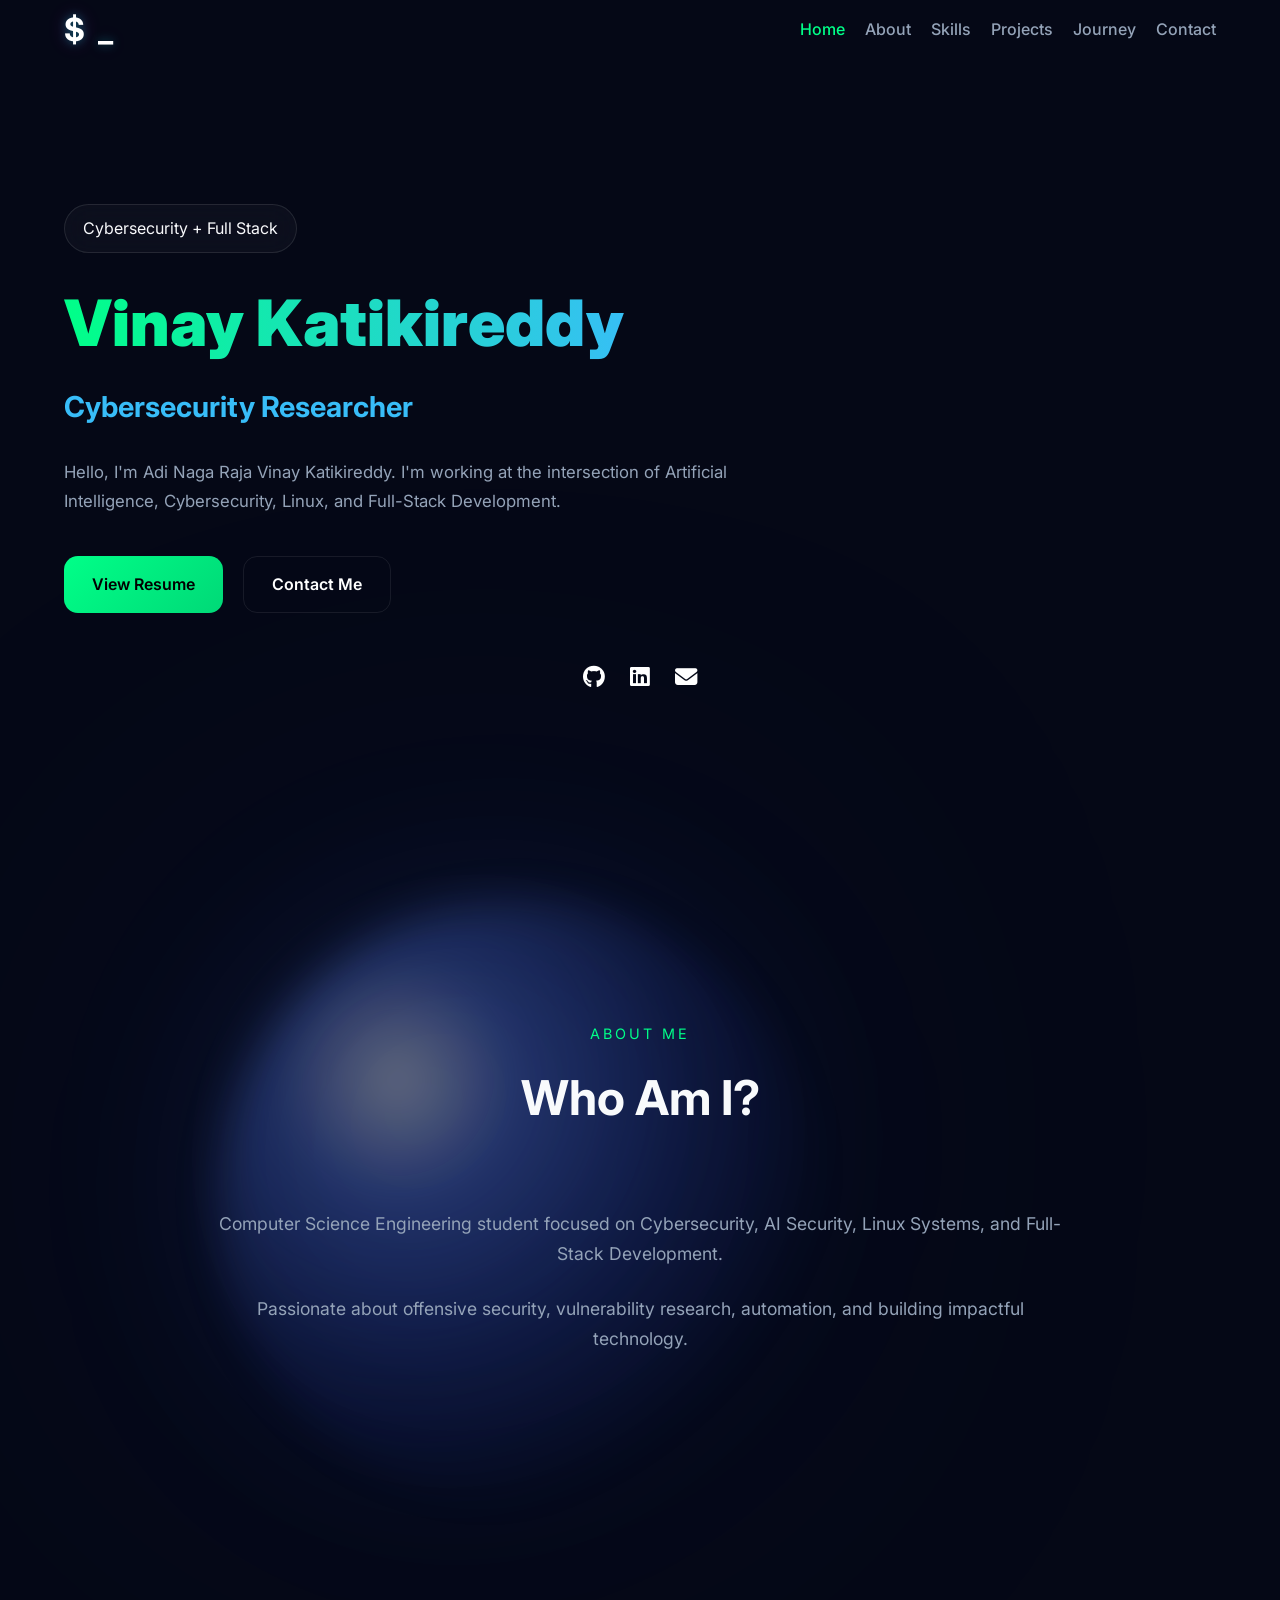
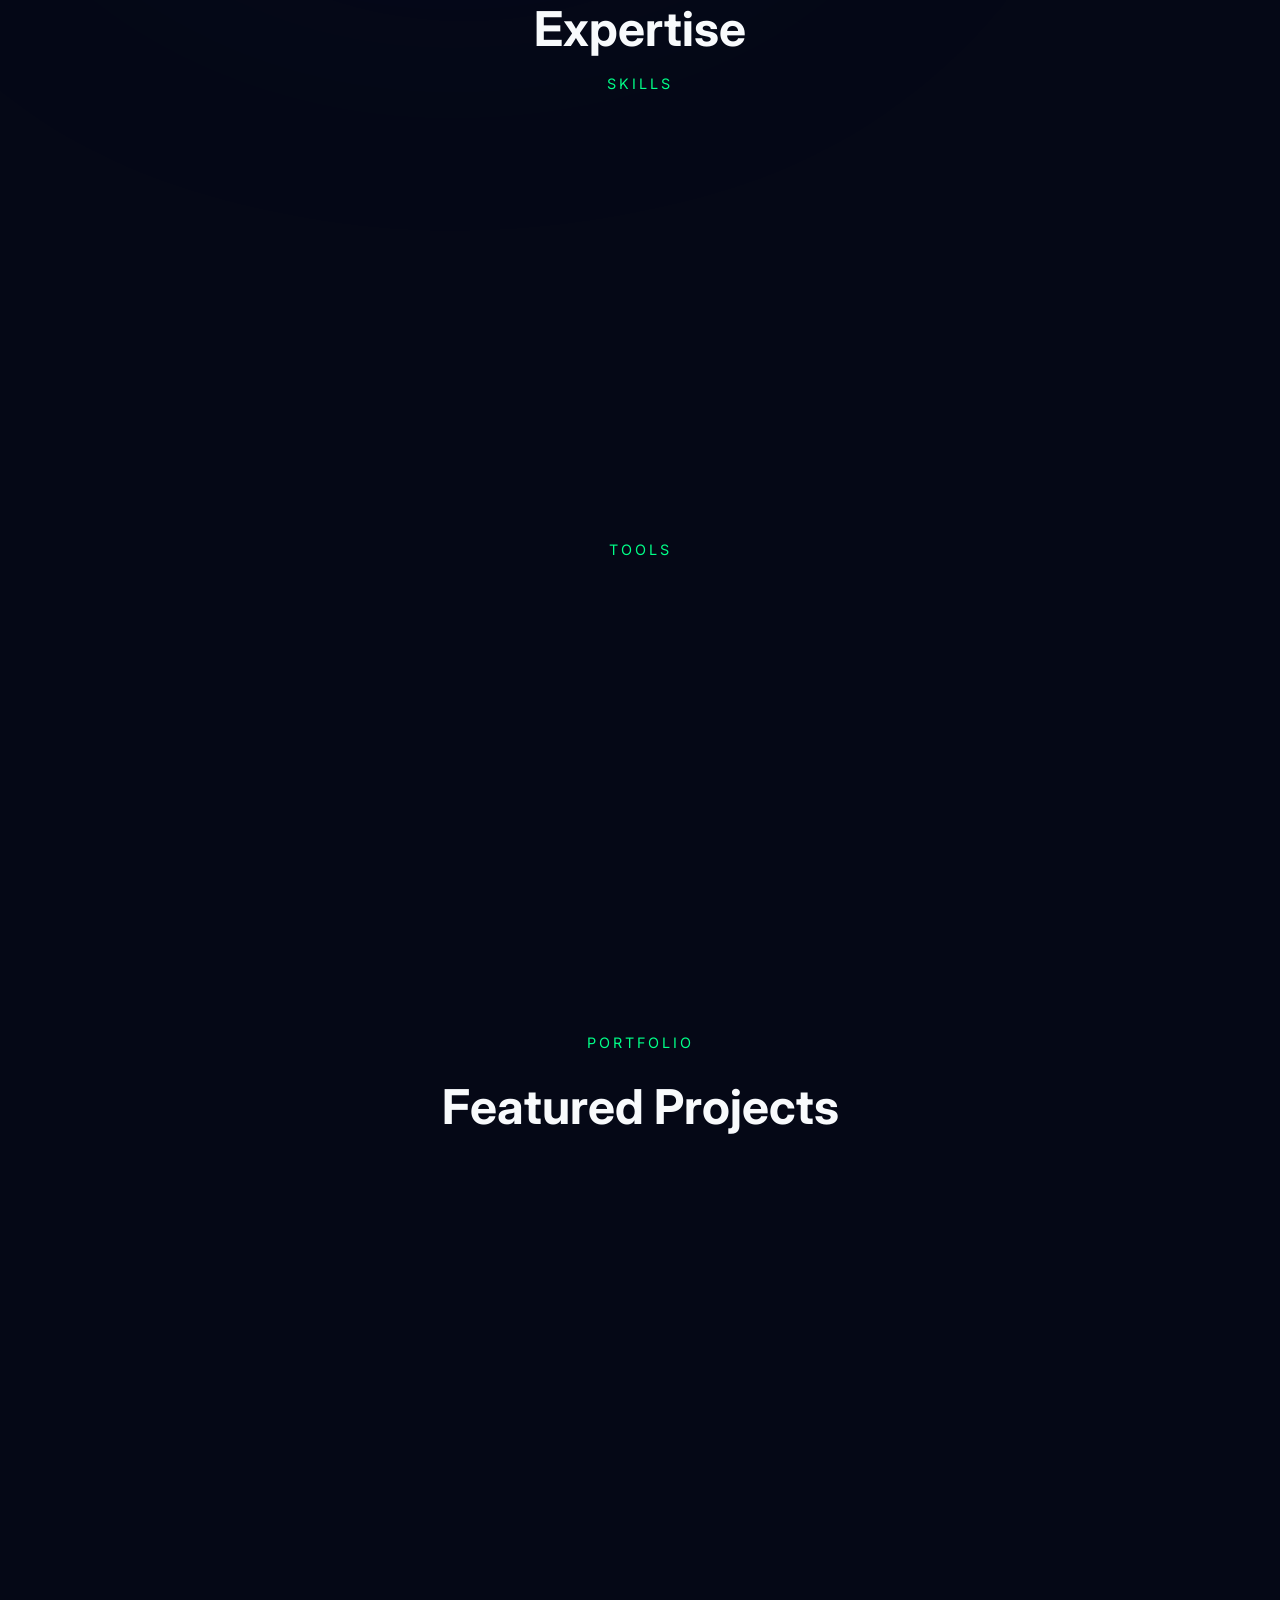
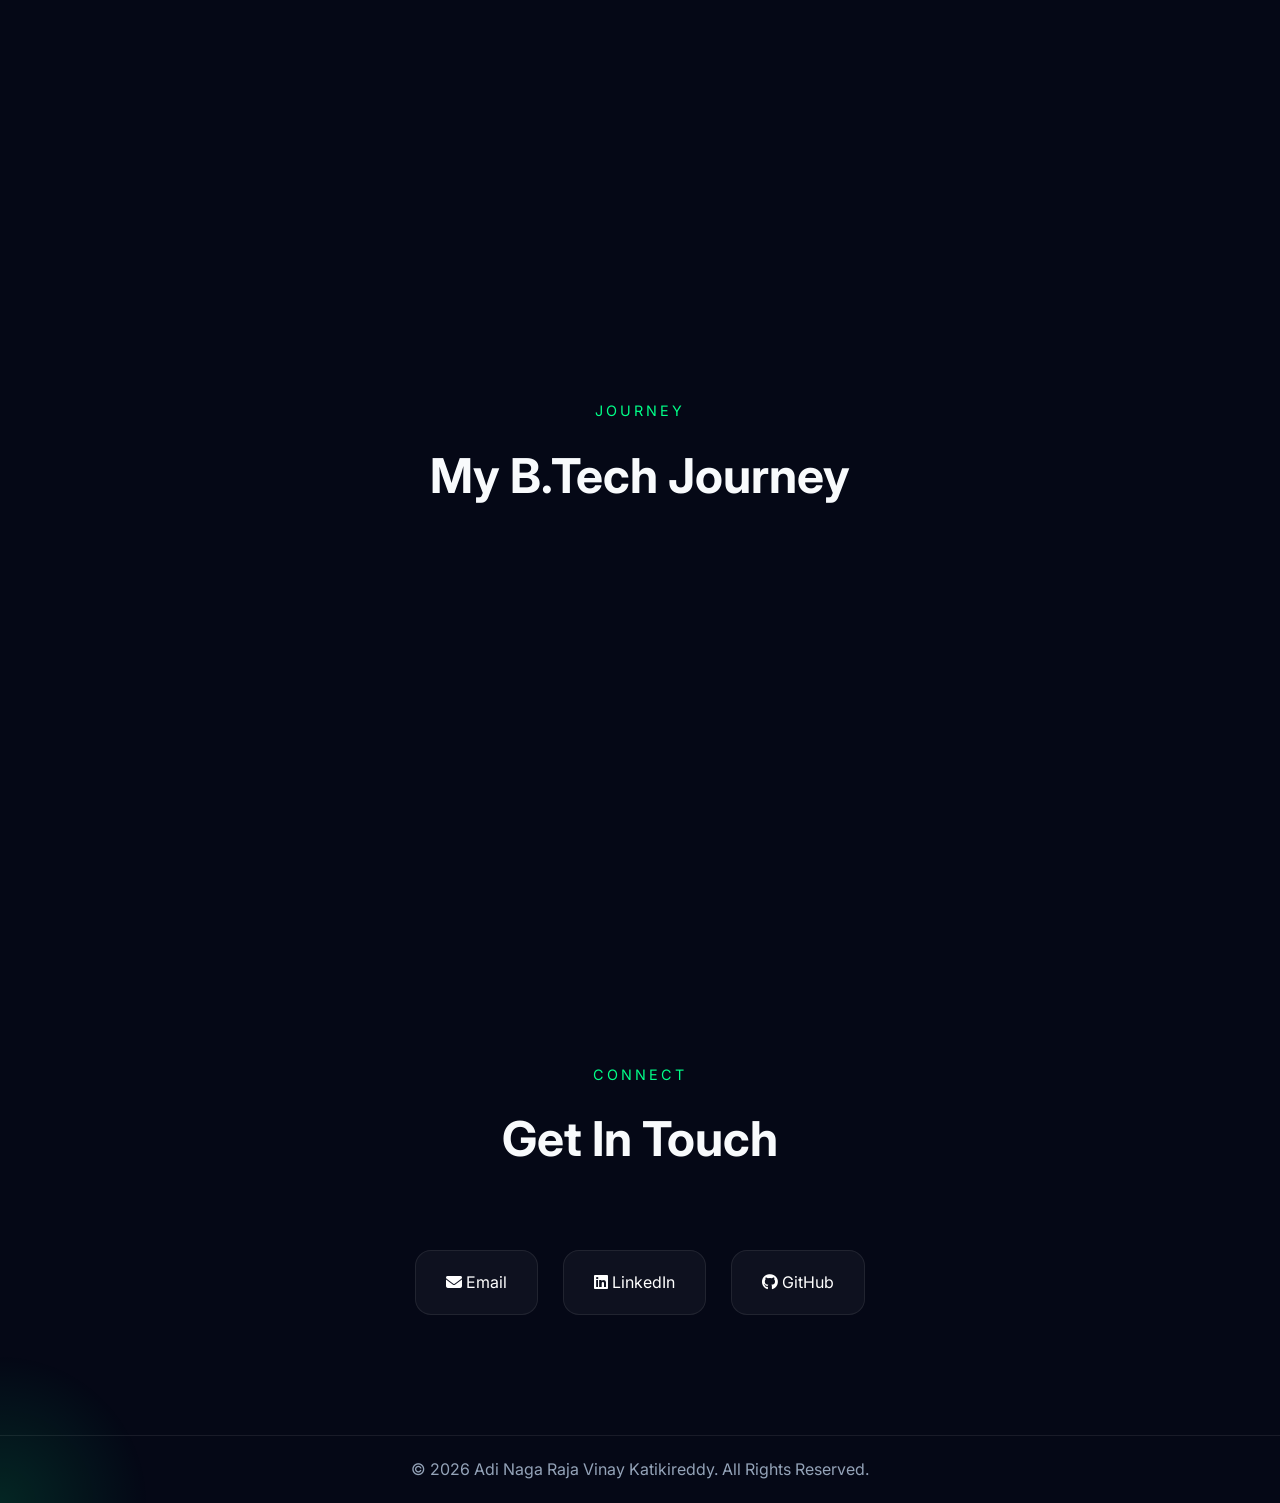
<file: vinaykatikireddy/index.html>
<!DOCTYPE html>
<html lang="en">
<head>
    <meta charset="UTF-8">
    <meta name="viewport" content="width=device-width, initial-scale=1.0">
    <title>Vinay - Portfolio</title>

    <meta name="description" content="Portfolio of Adi Naga Raja Vinay Katikireddy - AI Security Engineer, Cybersecurity Researcher, Full Stack Developer">

    <link rel="stylesheet" href="css/styles.css">

    <link rel="preconnect" href="https://fonts.googleapis.com">
    <link rel="preconnect" href="https://fonts.gstatic.com" crossorigin>

    <link href="https://fonts.googleapis.com/css2?family=Inter:wght@300;400;500;600;700;800;900&display=swap" rel="stylesheet">

    <link rel="stylesheet" href="https://cdnjs.cloudflare.com/ajax/libs/font-awesome/6.7.2/css/all.min.css">
    <!-- Google tag (gtag.js) -->
    <script async src="https://www.googletagmanager.com/gtag/js?id=G-DFS8YVVDHX"></script>
    <script>
      window.dataLayer = window.dataLayer || [];
      function gtag(){dataLayer.push(arguments);}
      gtag('js', new Date());

      gtag('config', 'G-DFS8YVVDHX');
    </script>
</head>
<body>
    
    <div class="hero-bg"></div>
    <canvas id="cursor-trail"></canvas>

    <header class="header">
        <nav class="navbar container">

            <a href="#home" class="logo" id="logoText" data-text="Vinay">Vinay</a>
            <ul class="nav-menu">
                <li><a href="#home">Home</a></li>
                <li><a href="#about">About</a></li>
                <li><a href="#skills">Skills</a></li>
                <li><a href="#projects">Projects</a></li>
                <li><a href="#timeline">Journey</a></li>
                <li><a href="#contact">Contact</a></li>
            </ul>

            <button class="menu-btn">
                <i class="fa-solid fa-bars"></i>
            </button>

        </nav>
    </header>

    <section id="home" class="hero">


        <div class="container hero-content">

            <span>
                <span class="hero-tag">
                    Cybersecurity + Full Stack
                </span>

                <h1 class="hero-title">
                    <span>Vinay Katikireddy</span>
                </h1>

                <h2 class="hero-subtitle">
                    AI Security Engineer
                </h2>

                <p class="hero-description">
                    Hello, I'm Adi Naga Raja Vinay Katikireddy. I'm working at the intersection of Artificial Intelligence,
                    Cybersecurity, Linux, and Full-Stack Development.
                </p>

                <div class="hero-buttons">
                    <a href="/resume" class="btn btn-primary">
                        View Resume
                    </a>
                    <a href="#contact" class="btn btn-secondary">
                        Contact Me
                    </a>
                </div>

                <div class="hero-socials">
                    <a href="https://github.com/vinaykatikireddy" aria-label="GitHub" target="_blank">
                        <i class="fab fa-github"></i>
                    </a>
                    <a href="https://www.linkedin.com/in/vinaykatikireddy" aria-label="LinkedIn" target="_blank">
                        <i class="fab fa-linkedin"></i>
                    </a>
                    <a href="mailto:vinaykatikireddy116@gmail.com" aria-label="Email" target="_blank">
                        <i class="fas fa-envelope"></i>
                    </a>
                </div>
            </span>
        </div>
    </section>

    <section id="about" class="about section">
        <div class="container">

            <div class="section-header">
                <span>About Me</span>
                <h2>Who Am I?</h2>
            </div>

            <div class="about-content">
                <div class="about-text">
                    <p>
                        Computer Science Engineering student focused on
                        Cybersecurity, AI Security, Linux Systems,
                        and Full-Stack Development.
                    </p>
                    <p>
                        Passionate about offensive security,
                        vulnerability research, automation,
                        and building impactful technology.
                    </p>
                </div>
            </div>
        </div>
    </section>

    <section id="skills" class="skills section">
        <div class="container">

            <div class="section-header">
                <h2>Expertise</h2>
                <span>Skills</span>
            </div>
            <div class="skills-grid">
                <div class="skill-card">
                    <img src="assets/python.svg" alt="python">
                    <span>Python</span>
                </div>
                <div class="skill-card">
                    <img src="assets/javascript.svg" alt="javascript">
                    <span>JavaScript</span>
                </div>
                <div class="skill-card">
                    <img src="assets/html5.svg" alt="html5">
                    <span>HTML 5</span>
                </div>
                <div class="skill-card">
                    <img src="assets/linux.svg" alt="linux">
                    <span>Linux</span>
                </div>
                <div class="skill-card">
                    <img src="assets/bash.svg" alt="bash">
                    <span>Bash</span>
                </div>
                <div class="skill-card">
                    <img src="assets/nodejs.svg" alt="nodejs">
                    <span>Node JS</span>
                </div>
                <div class="skill-card">
                    <img src="assets/mysql.svg" alt="mysql">
                    <span>MySQL</span>
                </div>
                <div class="skill-card">
                    <img src="assets/reactjs.svg" alt="mysql">
                    <span>React</span>
                </div>
                <div class="skill-card">
                    <img src="assets/docker.svg" alt="mysql">
                    <span>Docker</span>
                </div>
                <div class="skill-card">
                    <img src="assets/fastapi.svg" alt="mysql">
                    <span>FastAPI</span>
                </div>
                <div class="skill-card">
                    <img src="assets/tailwindcss.svg" alt="mysql">
                    <span>Tailwind CSS</span>
                </div>
                <div class="skill-card">
                    <img src="assets/vitejs.svg" alt="mysql">
                    <span>Vite JS</span>
                </div>
            </div>
        
            <div class="section-header">
                <span>Tools</span>
            </div>
                <div class="skills-grid">
                    <div class="skill-card">
                        <img src="assets/vscode.svg">
                        <span>VS Code</span>
                    </div>
                    <div class="skill-card">
                        <img src="assets/git.svg" alt="git">
                        <span>Git</span>
                    </div>
                    <div class="skill-card">
                        <img src="assets/postman.svg">
                        <span>Postman</span>
                    </div>
                    <div class="skill-card">
                        <img src="assets/burpsuite.svg">
                        <span>Burpsuite</span>
                    </div>
                    <div class="skill-card">
                        <img src="assets/github.svg">
                        <span>Github</span>
                    </div>
                    <div class="skill-card">
                        <img src="assets/supabase.svg" alt="mysql">
                        <span>Supabase</span>
                    </div>
                </div>
            </div>
        </div>
    </section>

    <section id="projects" class="projects section">
        <div class="container">

            <div class="section-header">
                <span>Portfolio</span>
                <h2>Featured Projects</h2>
            </div>
            
            <div class="projects-grid">
                <article class="project-card">
                    <h3>AI Website Vulnerability Scanner</h3>
                    <p>
                        AI-assisted Online website vulnerability scanner and pentester to find critical security issues and logic flaws.
                    </p><br>
                    <div class="link-container">
                        <a href="https://github.com/Vinaykatikireddy/AI-Web-Vulnerability-Tester"> github</a>
                    </div>
                </article>
                <article class="project-card">
                    <h3>Student Management System</h3>
                    <p>
                        Full-stack academic web portal for managing student information and resources.
                    </p><br>
                    <div class="link-container">
                        <a href="https://github.com/Vinaykatikireddy/FRAS"> github</a>
                        <a href="/fras"> live demo</a>
                    </div>
                </article>
                <article class="project-card">
                    <h3>Timeline Task manager</h3>
                    <p>
                        A task management tool that uses timelines to help users organize and adjust their tasks effectively.
                    </p><br>
                    <div class="link-container">
                        <a href="https://github.com/Vinaykatikireddy/timeline_taskmanager">github</a>
                        <a href="https://vinaykatikireddy.github.io/timeline_taskmanager">live demo</a>
                    </div>
                </article>
                <article class="project-card">
                    <h3>AI Online Shopping Helper</h3>
                    <p>
                        AI-assisted Online Shopping platform to find almost any item at better prices from all over the internet.
                    </p>
                </article>
            </div>
        </div>
    </section>

    <section id="timeline" class="timeline section">
        <div class="container">

            <div class="section-header">
                <span>Journey</span>
                <h2>My B.Tech Journey</h2>
            </div>

            <div class="timeline-wrapper">
                <div class="timeline-card">
                    <h3>1st Year</h3>
                    <p>Gained foundational knowledge in programming and web development.</p>
                </div>
                <div class="timeline-card">
                    <h3>2nd Year</h3>
                    <p>Explored advanced topics. Focused on social network and began working on personal projects.</p>
                </div>
                <div class="timeline-card">
                    <h3>3rd Year</h3>
                    <p>Aimed to focus on practical applications of my skills through internships and collaborative projects.</p>
                </div>
                <div class="timeline-card">
                    <h3>4th Year</h3>
                    <p>Aimed to focus on finalizing my projects and preparing for a job.</p>
                </div>
            </div>
        </div>
    </section>

    <section id="contact" class="contact section">
        <div class="container">

            <div class="section-header">
                <span>Connect</span>
                <h2>Get In Touch</h2>
            </div>

            <div class="contact-content">
                <a href="mailto:vinaykatikireddy116@gmail.com" class="contact-item">
                    <i class="fas fa-envelope"></i>
                    Email
                </a>
                <a href="https://www.linkedin.com/in/vinaykatikireddy/" class="contact-item" target="_blank">
                    <i class="fab fa-linkedin"></i>
                    LinkedIn
                </a>
                <a href="https://github.com/vinaykatikireddy" class="contact-item" target="_blank">
                    <i class="fab fa-github"></i>
                    GitHub
                </a>
            </div>
        </div>
    </section>

    <footer class="footer">
        <div class="container">
            <p>
                © 2026 Adi Naga Raja Vinay Katikireddy.
                All Rights Reserved.
            </p>
        </div>
    </footer>

    <script src="js/script.js"></script>

</body>
</html>
</file>
<file: vinaykatikireddy/css/styles.css>
*{
    margin:0;
    padding:0;
    box-sizing:border-box;
    scroll-behavior:smooth;
    cursor: none;
}

:root{
    --bg:#050816;
    --surface:#0f172a;
    --surface-2:#111827;
    --primary:#00ff88;
    --secondary:#38bdf8;
    --text:#f8fafc;
    --text-muted:#94a3b8;
    --border:rgba(255,255,255,0.08);
    --shadow:0 20px 40px rgba(0,0,0,0.4);
}

html{
    overflow-x:hidden;
}

body{
    font-family:'Inter',sans-serif;
    background:var(--bg);
    color:var(--text);
    overflow-x:hidden;
    line-height:1.7;
    position:relative;
}

::-webkit-scrollbar{
    width:5px;
}

::-webkit-scrollbar-track{
    background:#020617;
}

::-webkit-scrollbar-thumb{
    background:linear-gradient(
        180deg,
        var(--primary),
        var(--secondary)
    );
    border-radius:50px;
    cursor: pointer !important;
}

.container{
    width:min(1200px,90%);
    margin:auto;
}

.section{
    padding:120px 0;
}

.section-header{
    text-align:center;
    margin-bottom:70px;
}

.section-header span{
    color:var(--primary);
    font-size:.9rem;
    text-transform:uppercase;
    letter-spacing:3px;
}

.section-header h2{
    font-size:3rem;
    margin-top:10px;
}

.show{
    opacity:1 !important;
    transform:translateY(0) !important;
}

.btn{
    display:inline-flex;
    align-items:center;
    justify-content:center;
    padding:14px 28px;
    border-radius:14px;
    text-decoration:none;
    font-weight:600;
    transition:.35s;
}

.btn-primary{
    background:linear-gradient(
        135deg,
        var(--primary),
        #00d977
    );
    color:#000;
}

.btn-primary:hover{
    transform:translateY(-4px);
    box-shadow:0 0 25px rgba(0,255,136,.4);
}

.btn-secondary{
    border:1px solid var(--border);
    color:white;
}

.btn-secondary:hover{
    background:rgba(255,255,255,.05);
}

.header{
    position:fixed;
    top:0;
    width:100%;
    z-index:1000;
    transition:.4s;
}

.header.scrolled{
    backdrop-filter:blur(10px);
    background:rgba(5,8,22,.5);
}

.navbar{
    height:60px;
    display:flex;
    align-items:center;
    justify-content:space-between;
}

.logo{
    text-decoration:none;
    color:white;
    font-size:1.3rem;
    font-weight:800;
    letter-spacing:2px;
}

.nav-menu{
    display:flex;
    gap:20px;
    list-style:none;
}

.nav-menu a{
    text-decoration:none;
    color:var(--text-muted);
    transition:.3s;
    font-weight:500;
}

.nav-menu a:hover,
.active-link{
    color:var(--primary) !important;
}

.menu-btn{
    display:none;
    background:none;
    border:none;
    color:white;
    font-size:1.4rem;
    cursor:pointer;
}

.hero{
    min-height:100vh;
    display:flex;
    align-items:center;
    position:relative;
    overflow:hidden;
}

.hero-bg {
    position: absolute;

    width: 600px;
    height: 600px;

    border-radius: 50%;

    background:
        radial-gradient(
            circle at 30% 30%,
            rgba(255,255,255,0.35),
            rgba(90,130,255,0.25) 20%,
            rgba(35,60,180,0.15) 50%,
            transparent 75%
        );

    filter:
        blur(20px)
        drop-shadow(0 0 80px rgba(70,120,255,.5))
        drop-shadow(0 0 200px rgba(70,120,255,.25));

    transform: translate(17vw, 100vh);
}

.hero-overlay {
      position: absolute;
      left: 0;
      right: 0;
      bottom: 0;
      height: 100px;
      z-index: 0;
      pointer-events: none;
      background: linear-gradient(to top, rgba(5, 8, 22, 1) 0%, rgba(5, 8, 22, 0.95) 20%, rgba(5, 8, 22, 0.7) 50%, rgba(5, 8, 22, 0.3) 75%, rgba(5, 8, 22, 0) 100%);
}

.hero-content{
    text-align:left;
}

.hero-tag{
    display:inline-block;
    padding:10px 18px;
    border:1px solid rgba(255,255,255,.1);
    border-radius:999px;
    background:rgba(255,255,255,.03);
    backdrop-filter:blur(15px);
    margin-bottom:30px;
}

.hero-title{
    font-size:4rem;
    line-height:1.25;
    margin-bottom:20px;
    font-weight:900;
}

.hero-title span{
    display:block;

    background:linear-gradient(
        90deg,
        var(--primary),
        var(--secondary),
        var(--primary)
    );

    -webkit-background-clip:text;
    color:transparent;
}

.hero-subtitle{
    color:var(--secondary);
    font-size:1.8rem;
    min-height:50px;
    margin-bottom:25px;
}

.hero-description{
    max-width:700px;
    color:var(--text-muted);
    font-size:1.05rem;
}

.hero-buttons{
    margin-top:40px;
    display:flex;
    justify-content:left;
    gap:20px;
    flex-wrap:wrap;
}

.hero-socials{
    display:flex;
    justify-content:center;
    gap:25px;
    margin-top:45px;
}

.hero-socials a{
    color:white;
    font-size:1.4rem;
    transition:.3s;
}

.hero-socials a:hover{
    color:var(--primary);
    transform:translateY(-5px);
}

.about-content{
    display:flex;
    justify-content:center;
}

.about-text{
    max-width:850px;
    text-align:center;
}

.about-text p{
    color:var(--text-muted);
    margin-bottom:25px;
    font-size:1.1rem;
}

.skills {
    padding: 80px 0;
}

.skills-grid {
    display: grid;
    grid-template-columns: repeat(auto-fit, minmax(140px, 1fr));
    gap: 1.5rem;
    margin-top: 2rem;
    margin-bottom: 3rem;
    place-items: center;
}

.skill-card {
    display: flex;
    flex-direction: column;
    align-items: center;
    justify-content: center;
    gap: 12px;

    padding: 1.5rem 1rem;
    min-height: 140px;
    min-width: 144px;
    max-width:200px;

    background: rgba(255, 255, 255, 0.04);
    border: 1px solid var(--border);
    border-radius: 18px;

    backdrop-filter: blur(20px);

    color: #fff;
    font-size: 1rem;
    font-weight: 500;

    transition: all 0.35s ease;

    opacity: 0;
    transform: translateY(50px);
}

.skill-card img {
    width: clamp(40px, 5vw, 55px);
    height: clamp(40px, 5vw, 55px);
    object-fit: contain;
    transition: transform 0.35s ease;
}

.skill-card:hover {
    transform: translateY(-8px);
    border-color: rgba(0, 255, 136, 0.4);
    box-shadow: 0 0 25px rgba(0, 255, 136, 0.15);
    background: rgba(255, 255, 255, 0.06);
}

.skill-card:hover img {
    transform: scale(1.12) rotate(4deg);
}

.skill-card span {
    margin-top: 4px;
    letter-spacing: 0.5px;
}

@media (max-width: 768px) {
    .skills-grid {
        grid-template-columns: repeat(auto-fit, minmax(120px, 1fr));
        gap: 1rem;
    }

    .skill-card {
        min-height: 120px;
        padding: 1.2rem 0.8rem;
    }
}

@media (max-width: 480px) {
    .skills-grid {
        grid-template-columns: repeat(2, 1fr);
    }

    .skill-card {
        font-size: 0.9rem;
    }
}

.projects-grid{
    display:grid;
    grid-template-columns:repeat(auto-fit,minmax(320px,1fr));
    gap:30px;
}

.project-card{
    background:linear-gradient(
        145deg,
        rgba(255,255,255,.05),
        rgba(255,255,255,.02)
    );

    border:1px solid var(--border);

    padding:35px;

    border-radius:28px;

    backdrop-filter:blur(20px);

    transition:.4s;

    opacity:0;
    transform:translateY(50px);
}

.project-card:hover{
    border-color:rgba(0,255,136,.35);
    box-shadow:0 20px 50px rgba(0,0,0,.4);
}

.project-card h3{
    margin-bottom:15px;
    font-size:1.4rem;
}

.project-card p{
    color:var(--text-muted);
}

.timeline-wrapper{
    display:grid;
    grid-template-columns:repeat(auto-fit,minmax(220px,1fr));
    gap:25px;
}

.timeline-card{
    text-align:center;
    padding:40px 25px;

    border-radius:24px;

    background:rgba(255,255,255,.03);

    border:1px solid var(--border);

    transition:.35s;

    opacity:0;
    transform:translateY(50px);
}

.timeline-card h3{
    color:var(--primary);
    margin-bottom:12px;
}

.timeline-card:hover{
    transform:translateY(-8px);
}

.contact-content{
    display:flex;
    justify-content:center;
    gap:25px;
    flex-wrap:wrap;
}

.contact-item{
    padding:18px 30px;
    text-decoration:none;
    color:white;

    border-radius:16px;

    background:rgba(255,255,255,.04);

    border:1px solid var(--border);

    transition:.35s;
}

.contact-item:hover{
    border-color:rgba(0,255,136,.4);
    color:var(--primary);
}

.footer{
    padding:20px 0;
    text-align:center;
    border-top:1px solid var(--border);
}

.footer p{
    color:var(--text-muted);
}

.cursor-glow{
    position:fixed;

    width:300px;
    height:300px;

    background:radial-gradient(
        circle,
        rgba(0,255,136,.12),
        transparent 70%
    );

    pointer-events:none;

    transform:translate(-50%,-50%);

    z-index:-1;
}

#cursor-trail{
    position: fixed;
    inset: 0;
    width: 100%;
    height: 100%;
    pointer-events: none;
    z-index: 9999;
}

@media(max-width:900px){

    .hero-title{
        font-size:3.4rem;
    }

    .section-header h2{
        font-size:2.3rem;
    }

    .nav-menu{
        position:fixed;

        top:60px;
        right:-100%;

        width:280px;
        height:calc(100vh - 85px);

        background:#0b1120;

        flex-direction:column;

        align-items:center;

        justify-content:center;

        transition:.4s;

        border-left:1px solid var(--border);
    }

    .nav-menu.active{
        right:0;
        height: max-content;
        padding-top: 20px;
        padding-bottom: 20px;
    }

    .menu-btn{
        display:block;
    }
}

@media(max-width:600px){

    .hero-title{
        font-size:2.5rem;
    }

    .hero-subtitle{
        font-size:1.2rem;
    }

    .hero-buttons{
        flex-direction:column;
        align-items:center;
    }

    .section{
        padding:90px 0;
    }
}

.logo {
    position: relative;
    color: #fff;
    text-decoration: none;
    display: inline-block;
    font-family: 'Inter', sans-serif;
    font-weight: 700;
    font-size: 2rem;
    letter-spacing: 0.1em;
    text-transform: uppercase;
    text-shadow:
        0 0 10px rgba(0,255,255,0.3),
        0 0 20px rgba(255,0,255,0.2);
}


.logo.glitch {
    animation: glitch-base 120ms infinite;
}

.logo.glitch::before,
.logo.glitch::after {
    content: attr(data-text);
    position: absolute;
    inset: 0;
    pointer-events: none;
}

.logo.glitch::before {
    color: #00ffff;
    text-shadow:
        -4px 0 #00ffff,
        4px 0 #00ffff;
    animation: glitch-before 80ms infinite linear alternate-reverse;
}

.logo.glitch::after {
    color: #00ff04;
    text-shadow:
        -4px 0 #ff0000,
        4px 0 #001eff;
    animation: glitch-after 90ms infinite linear alternate-reverse;
}

@keyframes glitch-base {
    0% {
        transform: translate(0);
    }
    20% {
        transform: translate(-2px, 2px);
    }
    40% {
        transform: translate(2px, -2px);
    }
    60% {
        transform: translate(-3px, 1px);
    }
    80% {
        transform: translate(3px, -1px);
    }
    100% {
        transform: translate(0);
    }
}

@keyframes glitch-before {
    0% {
        clip-path: inset(0 0 0 0);
        transform: translate(-8px, -2px) skewX(10deg);
    }
    20% {
        clip-path: inset(10% 0 60% 0);
        transform: translate(6px, 2px) skewX(-15deg);
    }
    40% {
        clip-path: inset(50% 0 15% 0);
        transform: translate(-10px, -3px) skewX(20deg);
    }
    60% {
        clip-path: inset(20% 0 30% 0);
        transform: translate(8px, 3px) skewX(-20deg);
    }
    80% {
        clip-path: inset(70% 0 5% 0);
        transform: translate(-6px, -2px) skewX(12deg);
    }
    100% {
        clip-path: inset(0 0 0 0);
        transform: translate(10px, 0) skewX(-10deg);
    }
}

@keyframes glitch-after {
    0% {
        clip-path: inset(0 0 0 0);
        transform: translate(8px, 2px) skewX(-10deg);
    }
    20% {
        clip-path: inset(60% 0 10% 0);
        transform: translate(-6px, -3px) skewX(15deg);
    }
    40% {
        clip-path: inset(15% 0 50% 0);
        transform: translate(10px, 2px) skewX(-20deg);
    }
    60% {
        clip-path: inset(30% 0 20% 0);
        transform: translate(-8px, -2px) skewX(20deg);
    }
    80% {
        clip-path: inset(5% 0 70% 0);
        transform: translate(6px, 3px) skewX(-12deg);
    }
    100% {
        clip-path: inset(0 0 0 0);
        transform: translate(-10px, 0) skewX(10deg);
    }
}

#terminalCursor {
    animation: blink 1s infinite;
}

@keyframes blink {
    0% {
        color: black;
    }
    50% {
        color: white;
    }
}

.link-container {
    display: flex;
    gap: 16px;
    align-items: center;
}

.link-container a,
.link-container a:visited {
    display: inline-block;
    padding: 2px 4px;
    background: rgba(0, 255, 136, 0.8);
    color: #111827;
    text-decoration: none;
    border-radius: 8px;
    font-weight: 500;
    transition: background 0.2s ease;
}

.link-container a:hover,
.link-container a:active {
    background: #e5e7eb;
    color: #111827;
    opacity: 0.8;
}

.link-container a::after {
    content: " ↗";
    font-size: 0.9em;
}
</file>
